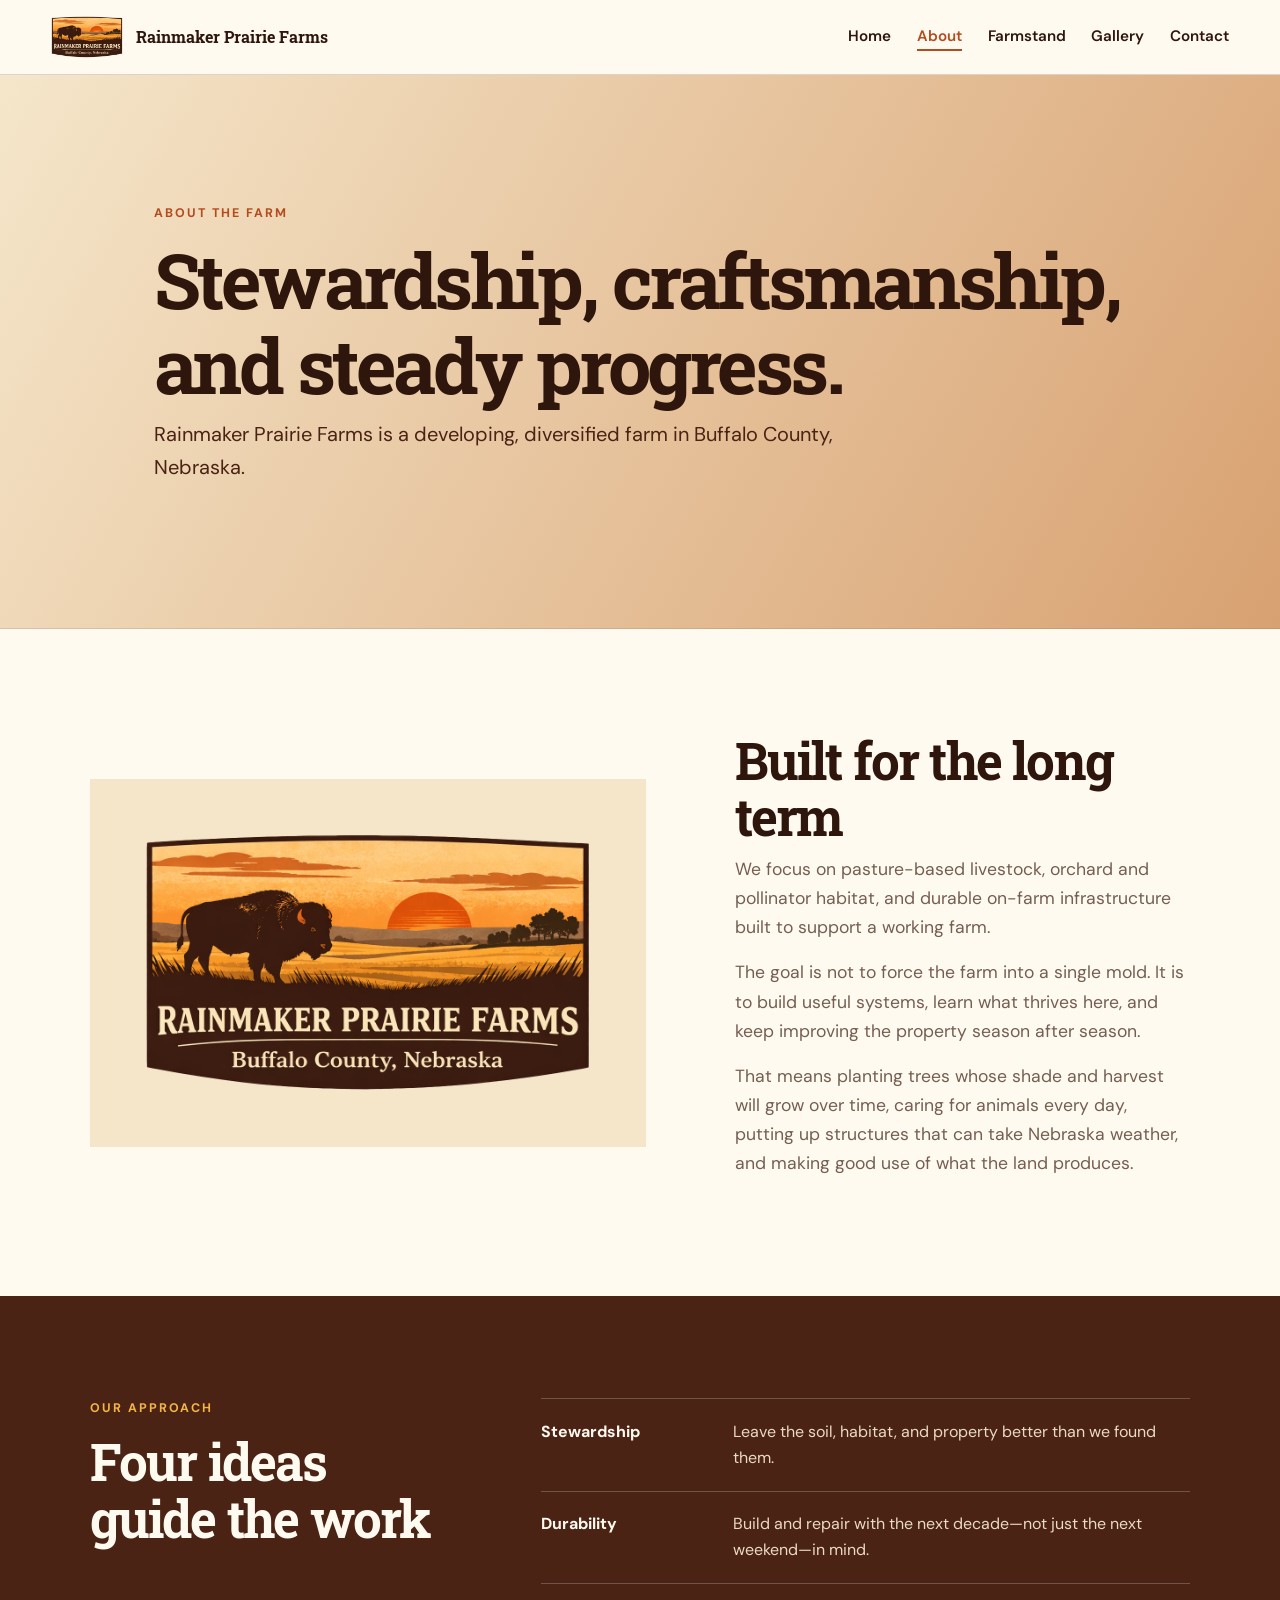
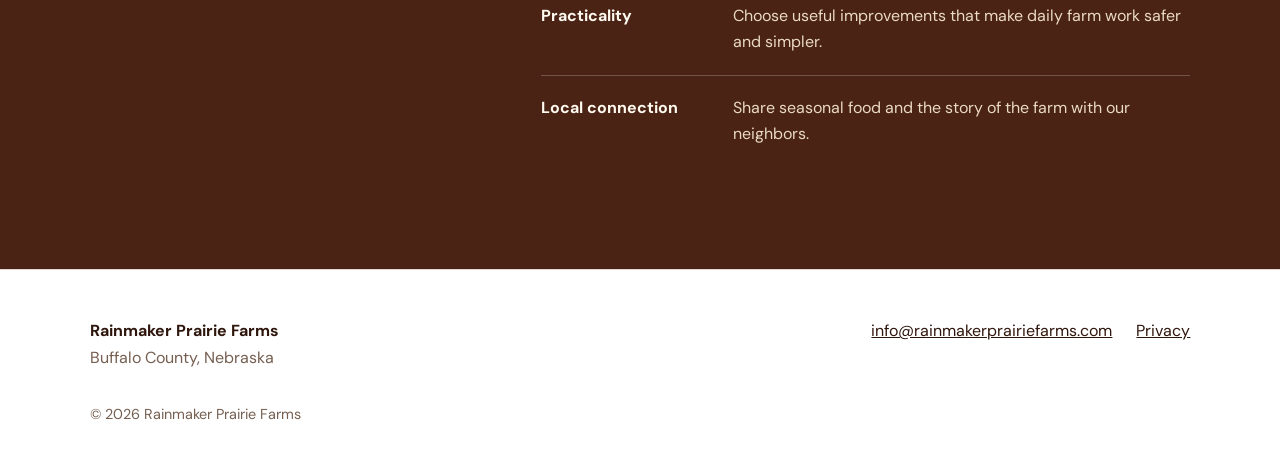
<file: about.html>
<!doctype html>
<html lang="en">
<head>
  <meta charset="utf-8"><meta name="viewport" content="width=device-width, initial-scale=1">
  <meta name="description" content="Learn about Rainmaker Prairie Farms and our approach to animals, orchard crops, infrastructure, and land stewardship in Buffalo County, Nebraska.">
  <title>About | Rainmaker Prairie Farms</title>
  <link rel="icon" type="image/svg+xml" href="assets/favicon.svg"><link rel="stylesheet" href="assets/styles.css">
</head>
<body>
  <a class="skip-link" href="#main">Skip to content</a>
  <header class="site-header"><a class="brand" href="index.html"><img src="assets/rainmaker-logo.png" alt="" width="72" height="43"><span>Rainmaker Prairie Farms</span></a><nav aria-label="Main navigation"><a href="index.html">Home</a><a aria-current="page" href="about.html">About</a><a href="farmstand.html">Farmstand</a><a href="gallery.html">Gallery</a><a href="contact.html">Contact</a></nav></header>
  <main id="main">
    <header class="page-hero"><p class="eyebrow">About the farm</p><h1>Stewardship, craftsmanship, and steady progress.</h1><p>Rainmaker Prairie Farms is a developing, diversified farm in Buffalo County, Nebraska.</p></header>
    <section class="story-grid section-pad">
      <div class="story-art"><img src="assets/rainmaker-logo.png" alt="Bison and prairie sunset artwork for Rainmaker Prairie Farms" width="1032" height="604"></div>
      <div class="prose"><h2>Built for the long term</h2><p>We focus on pasture-based livestock, orchard and pollinator habitat, and durable on-farm infrastructure built to support a working farm.</p><p>The goal is not to force the farm into a single mold. It is to build useful systems, learn what thrives here, and keep improving the property season after season.</p><p>That means planting trees whose shade and harvest will grow over time, caring for animals every day, putting up structures that can take Nebraska weather, and making good use of what the land produces.</p></div>
    </section>
    <section class="values section-pad"><div><p class="eyebrow">Our approach</p><h2>Four ideas guide the work</h2></div><ul class="value-list"><li><strong>Stewardship</strong><span>Leave the soil, habitat, and property better than we found them.</span></li><li><strong>Durability</strong><span>Build and repair with the next decade—not just the next weekend—in mind.</span></li><li><strong>Practicality</strong><span>Choose useful improvements that make daily farm work safer and simpler.</span></li><li><strong>Local connection</strong><span>Share seasonal food and the story of the farm with our neighbors.</span></li></ul></section>
  </main>
  <footer class="site-footer"><div><strong>Rainmaker Prairie Farms</strong><span>Buffalo County, Nebraska</span></div><div class="footer-links"><a href="mailto:info@rainmakerprairiefarms.com">info@rainmakerprairiefarms.com</a><a href="privacy.html">Privacy</a></div><p>© 2026 Rainmaker Prairie Farms</p></footer>
</body></html>
</file>
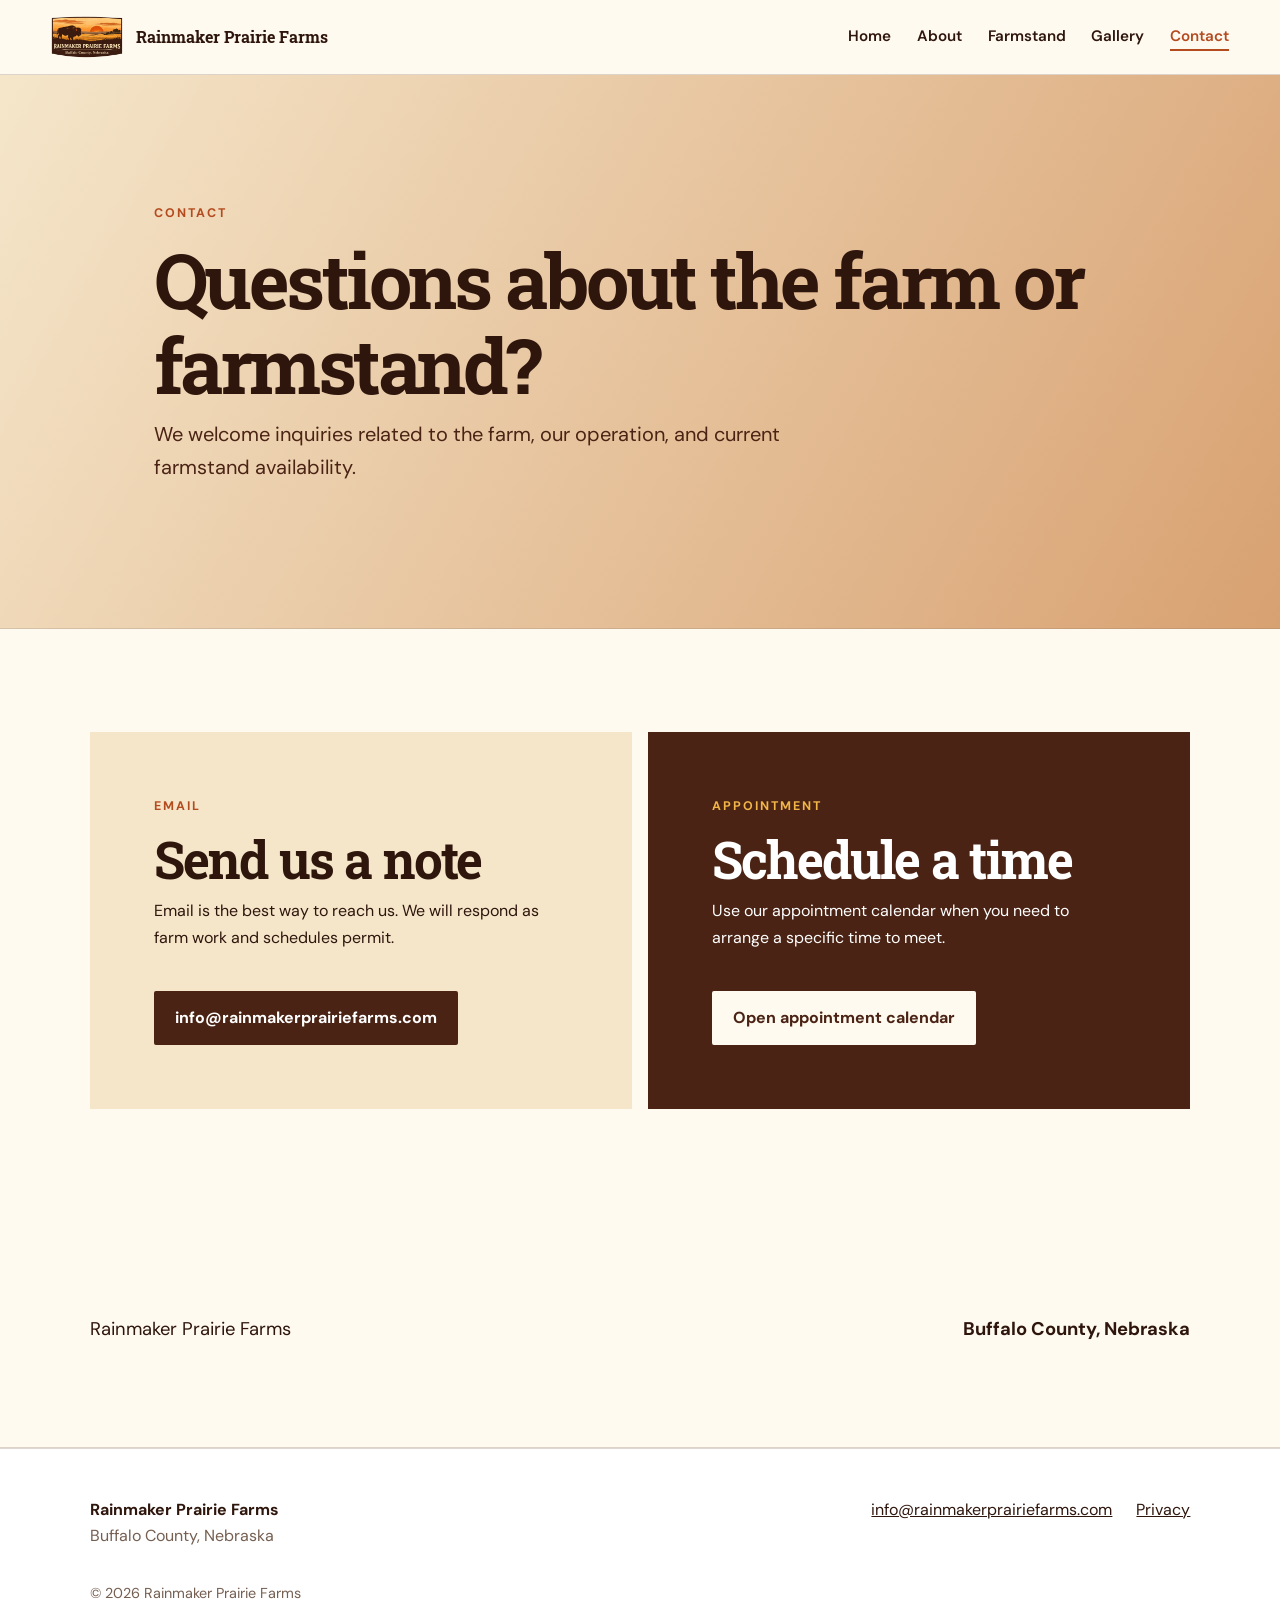
<file: contact.html>
<!doctype html>
<html lang="en">
<head>
  <meta charset="utf-8"><meta name="viewport" content="width=device-width, initial-scale=1">
  <meta name="description" content="Contact Rainmaker Prairie Farms in Buffalo County, Nebraska.">
  <title>Contact | Rainmaker Prairie Farms</title>
  <link rel="icon" type="image/svg+xml" href="assets/favicon.svg"><link rel="stylesheet" href="assets/styles.css">
</head>
<body>
  <a class="skip-link" href="#main">Skip to content</a>
  <header class="site-header"><a class="brand" href="index.html"><img src="assets/rainmaker-logo.png" alt="" width="72" height="43"><span>Rainmaker Prairie Farms</span></a><nav aria-label="Main navigation"><a href="index.html">Home</a><a href="about.html">About</a><a href="farmstand.html">Farmstand</a><a href="gallery.html">Gallery</a><a aria-current="page" href="contact.html">Contact</a></nav></header>
  <main id="main">
    <header class="page-hero"><p class="eyebrow">Contact</p><h1>Questions about the farm or farmstand?</h1><p>We welcome inquiries related to the farm, our operation, and current farmstand availability.</p></header>
    <section class="contact-grid section-pad">
      <article class="contact-card"><p class="eyebrow">Email</p><h2>Send us a note</h2><p>Email is the best way to reach us. We will respond as farm work and schedules permit.</p><a class="button" href="mailto:info@rainmakerprairiefarms.com">info@rainmakerprairiefarms.com</a></article>
      <article class="contact-card contact-card-dark"><p class="eyebrow">Appointment</p><h2>Schedule a time</h2><p>Use our appointment calendar when you need to arrange a specific time to meet.</p><a class="button button-light" href="https://calendar.app.google/wttLa4Bgiteae4MZ9">Open appointment calendar</a></article>
    </section>
    <section class="location-line section-pad"><span>Rainmaker Prairie Farms</span><strong>Buffalo County, Nebraska</strong></section>
  </main>
  <footer class="site-footer"><div><strong>Rainmaker Prairie Farms</strong><span>Buffalo County, Nebraska</span></div><div class="footer-links"><a href="mailto:info@rainmakerprairiefarms.com">info@rainmakerprairiefarms.com</a><a href="privacy.html">Privacy</a></div><p>© 2026 Rainmaker Prairie Farms</p></footer>
</body></html>
</file>
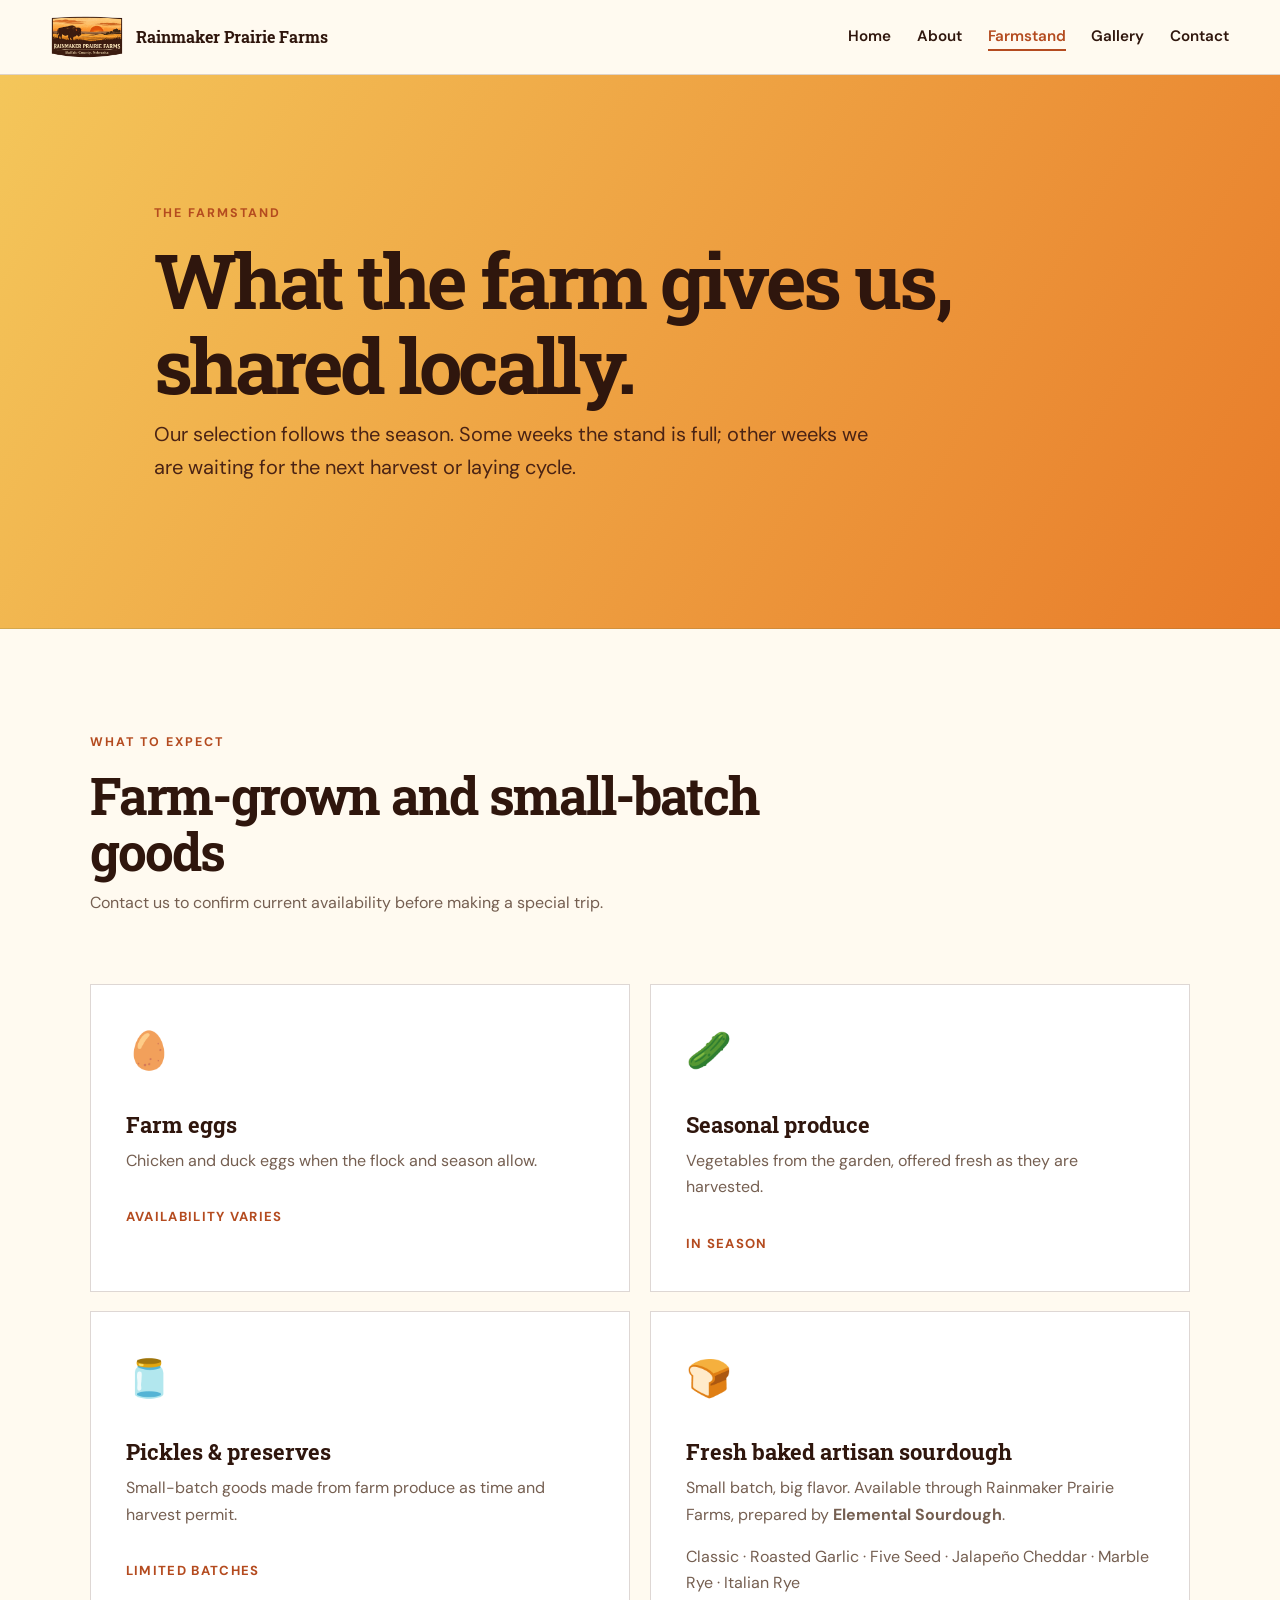
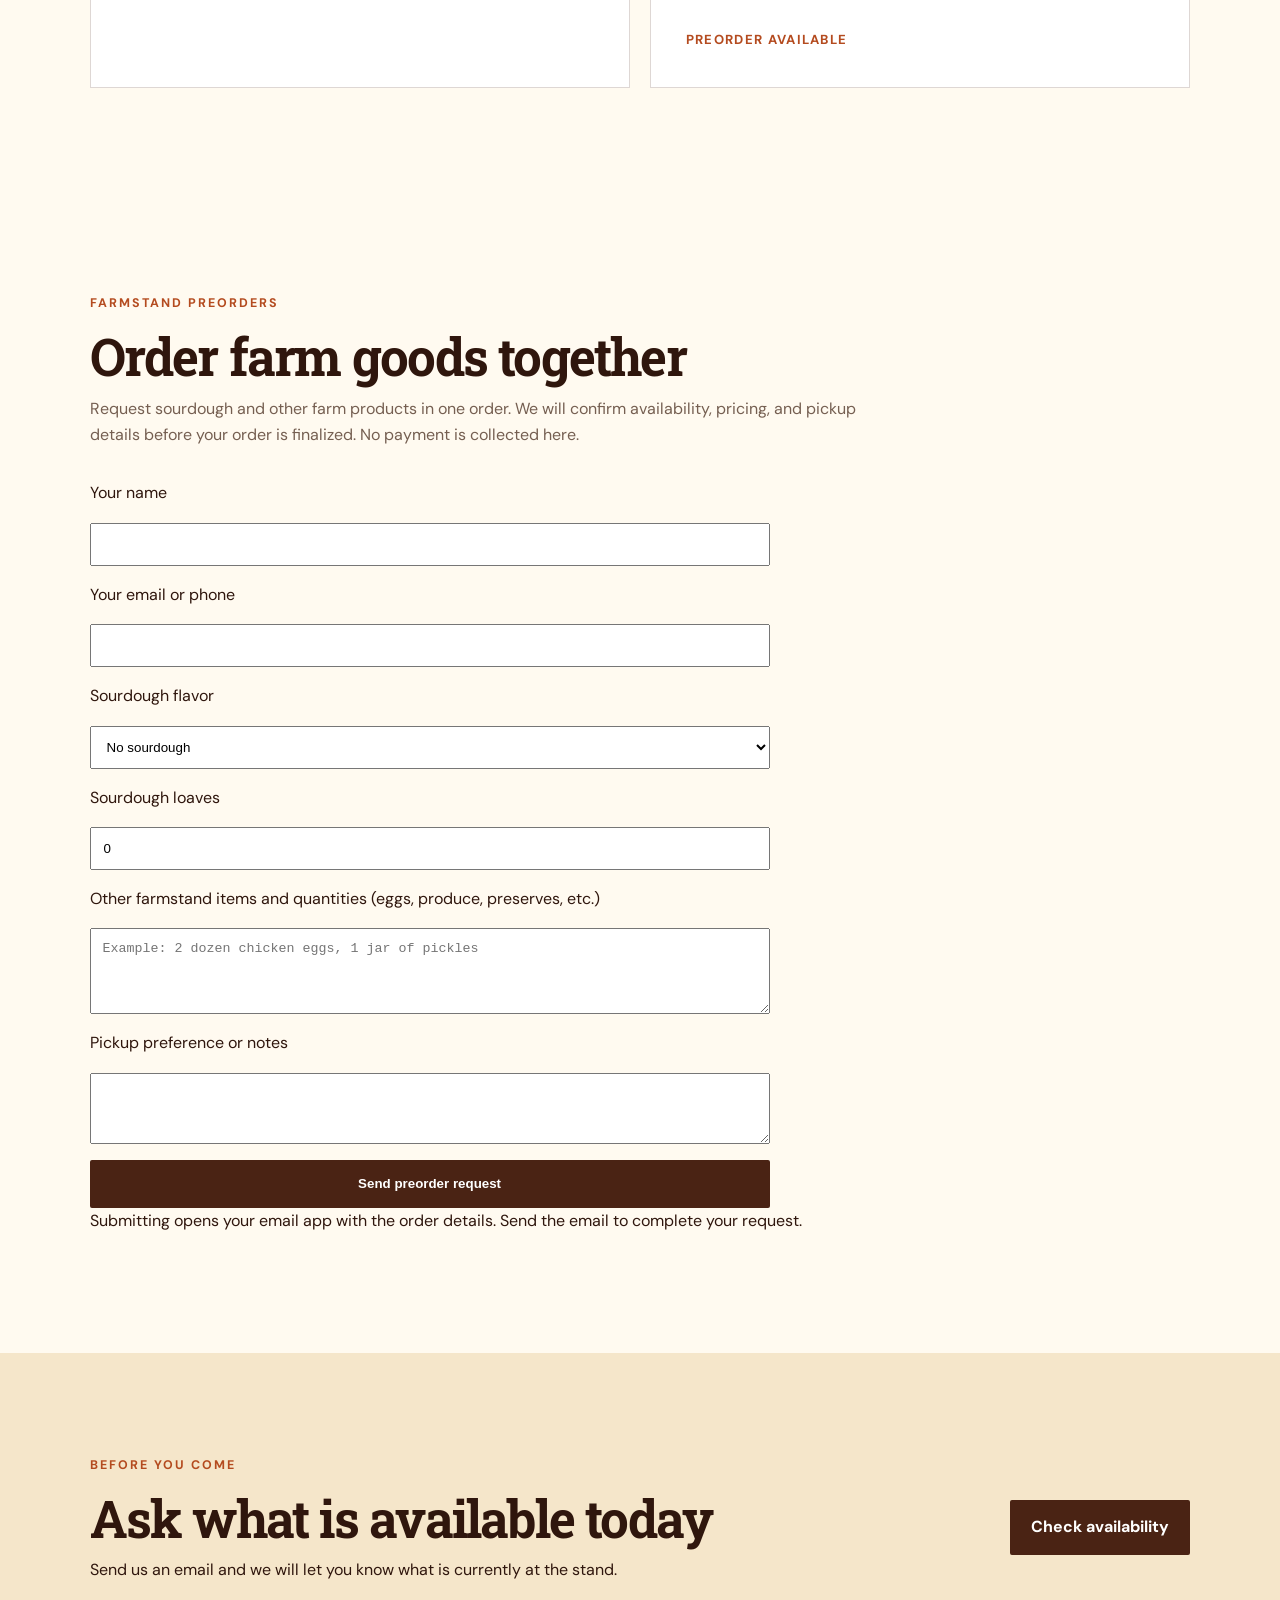
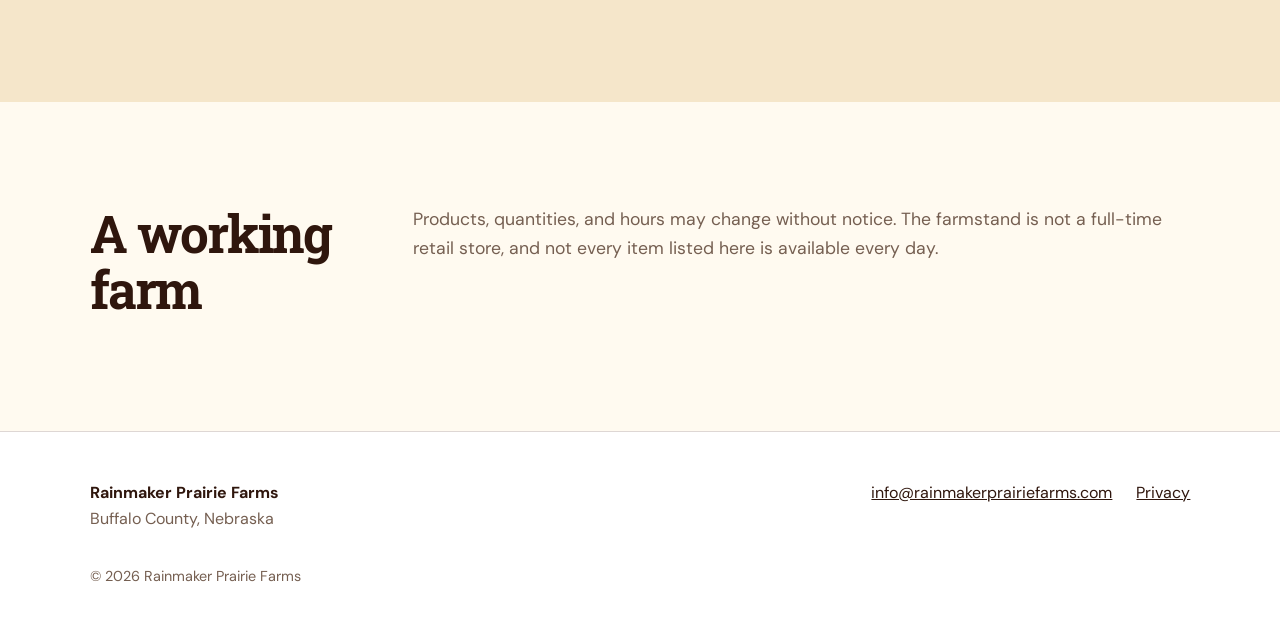
<file: farmstand.html>
<!doctype html>
<html lang="en">
<head>
  <meta charset="utf-8"><meta name="viewport" content="width=device-width, initial-scale=1">
  <meta name="description" content="Seasonal eggs, vegetables, pickles, sourdough by request, and other goods from the Rainmaker Prairie Farms farmstand in Buffalo County, Nebraska.">
  <title>Farmstand | Rainmaker Prairie Farms</title>
  <link rel="icon" type="image/svg+xml" href="assets/favicon.svg"><link rel="stylesheet" href="assets/styles.css">
</head>
<body>
  <a class="skip-link" href="#main">Skip to content</a>
  <header class="site-header"><a class="brand" href="index.html"><img src="assets/rainmaker-logo.png" alt="" width="72" height="43"><span>Rainmaker Prairie Farms</span></a><nav aria-label="Main navigation"><a href="index.html">Home</a><a href="about.html">About</a><a aria-current="page" href="farmstand.html">Farmstand</a><a href="gallery.html">Gallery</a><a href="contact.html">Contact</a></nav></header>
  <main id="main">
    <header class="page-hero page-hero-stand"><p class="eyebrow">The farmstand</p><h1>What the farm gives us, shared locally.</h1><p>Our selection follows the season. Some weeks the stand is full; other weeks we are waiting for the next harvest or laying cycle.</p></header>
    <section class="stand-grid section-pad" aria-labelledby="stand-heading">
      <div class="section-heading"><p class="eyebrow">What to expect</p><h2 id="stand-heading">Farm-grown and small-batch goods</h2><p>Contact us to confirm current availability before making a special trip.</p></div>
      <article class="product-card"><span class="product-icon" aria-hidden="true">🥚</span><h3>Farm eggs</h3><p>Chicken and duck eggs when the flock and season allow.</p><span class="season-tag">Availability varies</span></article>
      <article class="product-card"><span class="product-icon" aria-hidden="true">🥒</span><h3>Seasonal produce</h3><p>Vegetables from the garden, offered fresh as they are harvested.</p><span class="season-tag">In season</span></article>
      <article class="product-card"><span class="product-icon" aria-hidden="true">🫙</span><h3>Pickles & preserves</h3><p>Small-batch goods made from farm produce as time and harvest permit.</p><span class="season-tag">Limited batches</span></article>
      <article class="product-card"><span class="product-icon" aria-hidden="true">🍞</span><h3>Fresh baked artisan sourdough</h3><p>Small batch, big flavor. Available through Rainmaker Prairie Farms, prepared by <strong>Elemental Sourdough</strong>.</p><p>Classic · Roasted Garlic · Five Seed · Jalapeño Cheddar · Marble Rye · Italian Rye</p><span class="season-tag">Preorder available</span></article>
    </section>
    <section class="section-pad" aria-labelledby="order-heading">
      <div class="section-heading"><p class="eyebrow">Farmstand preorders</p><h2 id="order-heading">Order farm goods together</h2><p>Request sourdough and other farm products in one order. We will confirm availability, pricing, and pickup details before your order is finalized. No payment is collected here.</p></div>
      <form id="farm-order" style="max-width:680px;display:grid;gap:1rem">
        <label for="customer-name">Your name</label><input id="customer-name" required autocomplete="name" style="padding:.75rem">
        <label for="customer-email">Your email or phone</label><input id="customer-email" required style="padding:.75rem">
        <label for="bread-flavor">Sourdough flavor</label><select id="bread-flavor" style="padding:.75rem"><option value="">No sourdough</option><option>Classic</option><option>Roasted Garlic</option><option>Five Seed</option><option>Jalapeño Cheddar</option><option>Marble Rye</option><option>Italian Rye</option></select>
        <label for="bread-qty">Sourdough loaves</label><input id="bread-qty" type="number" min="0" max="99" value="0" style="padding:.75rem">
        <label for="other-items">Other farmstand items and quantities (eggs, produce, preserves, etc.)</label><textarea id="other-items" rows="4" style="padding:.75rem" placeholder="Example: 2 dozen chicken eggs, 1 jar of pickles"></textarea>
        <label for="order-notes">Pickup preference or notes</label><textarea id="order-notes" rows="3" style="padding:.75rem"></textarea>
        <button class="button" type="submit" style="cursor:pointer">Send preorder request</button>
      </form>
      <p id="order-help" role="status">Submitting opens your email app with the order details. Send the email to complete your request.</p>
    </section>
    <script>
    document.getElementById('farm-order').addEventListener('submit', function(event) {
      event.preventDefault();
      const v = id => document.getElementById(id).value.trim();
      const flavor = v('bread-flavor'), qty = Number(v('bread-qty'));
      if ((flavor && qty < 1) || (!flavor && qty > 0)) { document.getElementById('order-help').textContent = 'Choose a sourdough flavor and a quantity of at least one, or select no sourdough and zero loaves.'; return; }
      if (!qty && !v('other-items')) { document.getElementById('order-help').textContent = 'Please select at least one item.'; return; }
      const body = ['Farmstand preorder request', 'Name: '+v('customer-name'), 'Contact: '+v('customer-email'), 'Sourdough: '+(qty ? qty+' loaf(es) of '+flavor+' (prepared by Elemental Sourdough)' : 'None'), 'Other items: '+(v('other-items')||'None'), 'Pickup/notes: '+(v('order-notes')||'None'), '', 'Please confirm availability, prices, and pickup arrangements.'].join('\n');
      window.location.href = 'mailto:info@rainmakerprairiefarms.com?subject='+encodeURIComponent('Farmstand preorder request')+'&body='+encodeURIComponent(body);
      document.getElementById('order-help').textContent = 'Your email app should open with the preorder request. Please send it to submit your request.';
    });
    </script>
    <section class="visit-panel section-pad"><div><p class="eyebrow">Before you come</p><h2>Ask what is available today</h2><p>Send us an email and we will let you know what is currently at the stand.</p></div><a class="button" href="mailto:info@rainmakerprairiefarms.com?subject=Farmstand%20availability">Check availability</a></section>
    <section class="note section-pad"><h2>A working farm</h2><p>Products, quantities, and hours may change without notice. The farmstand is not a full-time retail store, and not every item listed here is available every day.</p></section>
  </main>
  <footer class="site-footer"><div><strong>Rainmaker Prairie Farms</strong><span>Buffalo County, Nebraska</span></div><div class="footer-links"><a href="mailto:info@rainmakerprairiefarms.com">info@rainmakerprairiefarms.com</a><a href="privacy.html">Privacy</a></div><p>© 2026 Rainmaker Prairie Farms</p></footer>
</body></html>
</file>
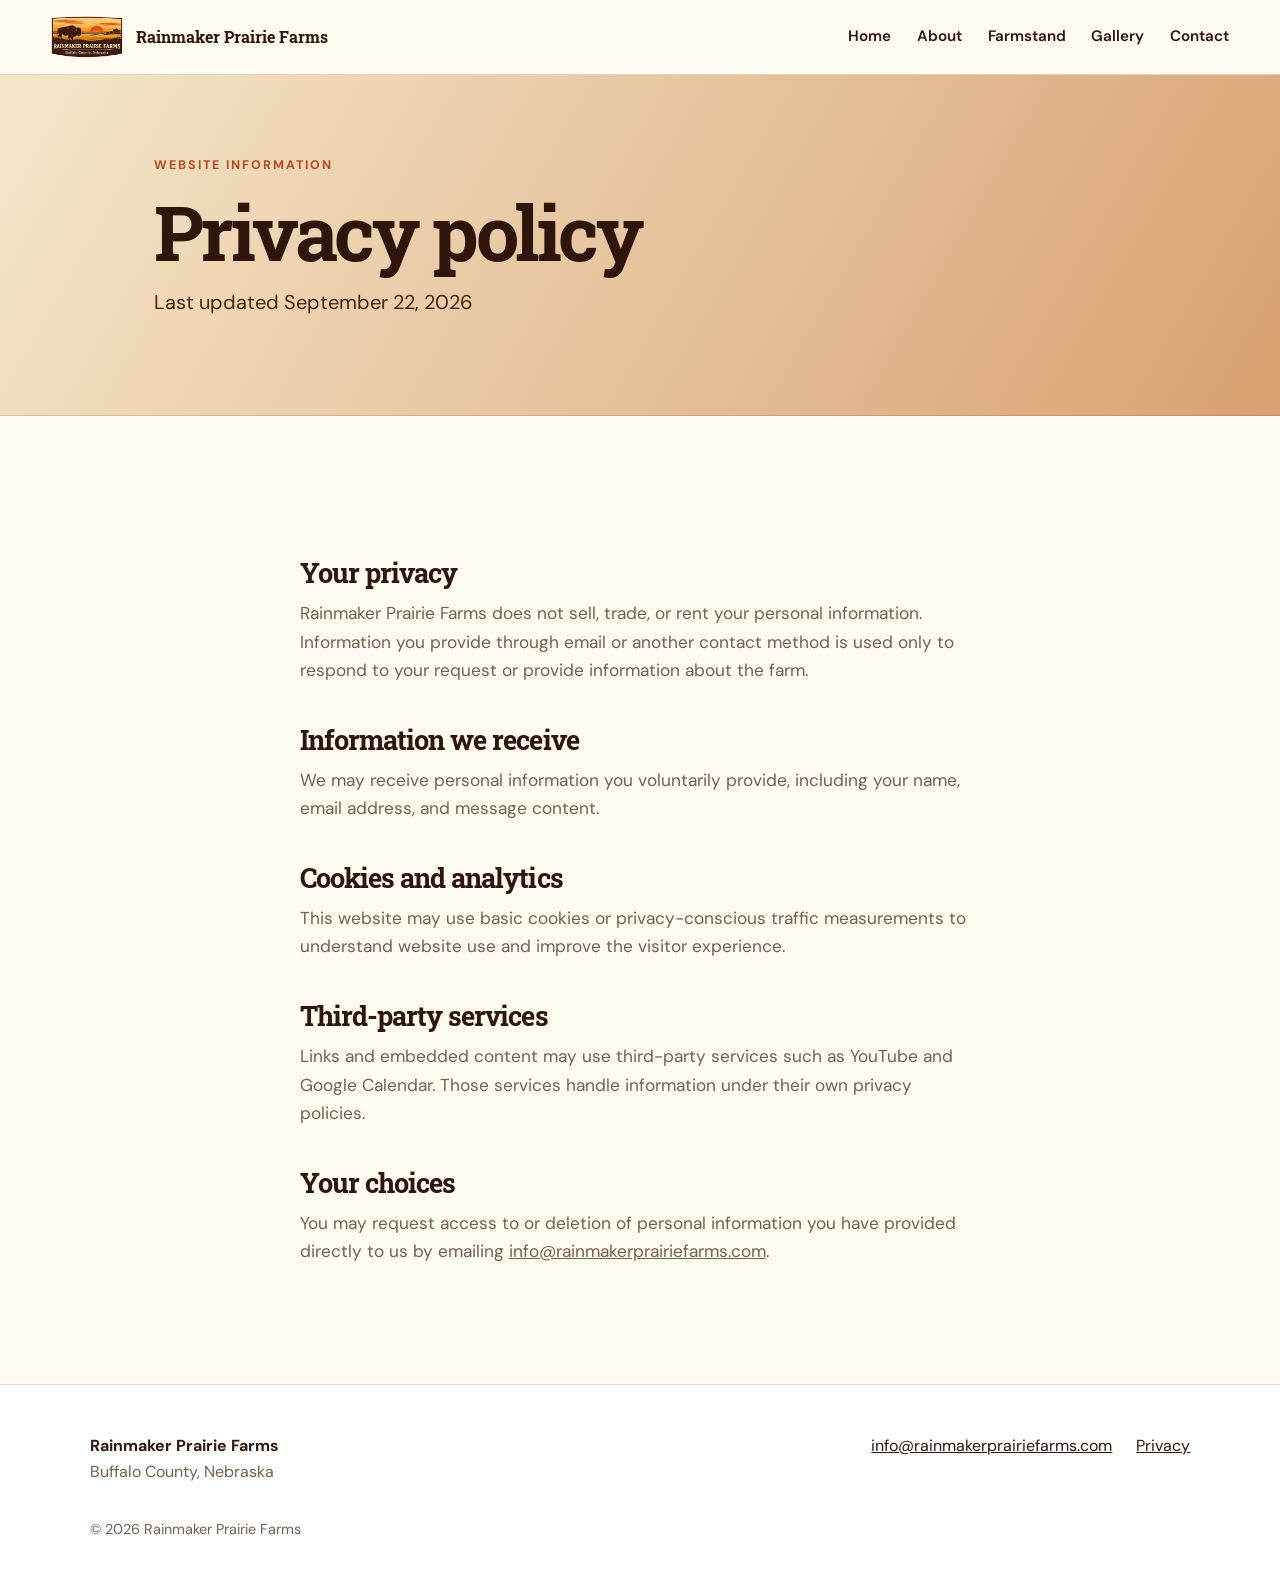
<file: privacy.html>
<!doctype html>
<html lang="en"><head><meta charset="utf-8"><meta name="viewport" content="width=device-width, initial-scale=1"><meta name="description" content="Privacy policy for Rainmaker Prairie Farms."><title>Privacy | Rainmaker Prairie Farms</title><link rel="icon" type="image/svg+xml" href="assets/favicon.svg"><link rel="stylesheet" href="assets/styles.css"></head>
<body><a class="skip-link" href="#main">Skip to content</a><header class="site-header"><a class="brand" href="index.html"><img src="assets/rainmaker-logo.png" alt="" width="72" height="43"><span>Rainmaker Prairie Farms</span></a><nav aria-label="Main navigation"><a href="index.html">Home</a><a href="about.html">About</a><a href="farmstand.html">Farmstand</a><a href="gallery.html">Gallery</a><a href="contact.html">Contact</a></nav></header>
<main id="main"><header class="page-hero compact"><p class="eyebrow">Website information</p><h1>Privacy policy</h1><p>Last updated September 22, 2026</p></header><article class="policy section-pad"><h2>Your privacy</h2><p>Rainmaker Prairie Farms does not sell, trade, or rent your personal information. Information you provide through email or another contact method is used only to respond to your request or provide information about the farm.</p><h2>Information we receive</h2><p>We may receive personal information you voluntarily provide, including your name, email address, and message content.</p><h2>Cookies and analytics</h2><p>This website may use basic cookies or privacy-conscious traffic measurements to understand website use and improve the visitor experience.</p><h2>Third-party services</h2><p>Links and embedded content may use third-party services such as YouTube and Google Calendar. Those services handle information under their own privacy policies.</p><h2>Your choices</h2><p>You may request access to or deletion of personal information you have provided directly to us by emailing <a href="mailto:info@rainmakerprairiefarms.com">info@rainmakerprairiefarms.com</a>.</p></article></main>
<footer class="site-footer"><div><strong>Rainmaker Prairie Farms</strong><span>Buffalo County, Nebraska</span></div><div class="footer-links"><a href="mailto:info@rainmakerprairiefarms.com">info@rainmakerprairiefarms.com</a><a aria-current="page" href="privacy.html">Privacy</a></div><p>© 2026 Rainmaker Prairie Farms</p></footer></body></html>
</file>
<file: assets/styles.css>
@import url('https://fonts.googleapis.com/css2?family=DM+Sans:wght@400;500;600;700&family=Roboto+Slab:wght@500;600;700&display=swap');

:root{--ink:#2f160d;--brown:#4a2314;--rust:#b44b1f;--orange:#ee872c;--gold:#f2b548;--sand:#f5e6ca;--paper:#fffaf0;--tan:#d8a171;--muted:#755f51;--line:rgba(74,35,20,.18);--serif:"Roboto Slab",Georgia,serif;--sans:"DM Sans",Arial,sans-serif}
*{box-sizing:border-box}
html{scroll-behavior:smooth}
body{margin:0;background:var(--paper);color:var(--ink);font-family:var(--sans);font-size:1rem;line-height:1.65}
img{display:block;max-width:100%;height:auto}
a{color:inherit}
h1,h2,h3{margin:0 0 .7rem;font-family:var(--serif);line-height:1.1}
h1{font-size:clamp(2.5rem,6vw,5.8rem);letter-spacing:-.045em}
h2{font-size:clamp(2rem,4vw,3.5rem);letter-spacing:-.035em}
h3{font-size:1.35rem}
p{margin:0 0 1rem}
.skip-link{position:fixed;left:1rem;top:-5rem;z-index:99;background:#fff;padding:.7rem 1rem;border-radius:.4rem}.skip-link:focus{top:1rem}
.site-header{display:flex;align-items:center;justify-content:space-between;gap:2rem;padding:1rem clamp(1rem,4vw,4rem);border-bottom:1px solid var(--line);background:rgba(255,250,240,.96);position:sticky;top:0;z-index:10;backdrop-filter:blur(12px)}
.brand{display:flex;align-items:center;gap:.8rem;text-decoration:none;font-family:var(--serif);font-weight:700;white-space:nowrap}.brand img{width:72px;border-radius:2px}
nav{display:flex;gap:clamp(.75rem,2vw,2rem);align-items:center}nav a{text-decoration:none;font-weight:600;font-size:.95rem;border-bottom:2px solid transparent}nav a:hover,nav a[aria-current=page]{color:var(--rust);border-color:var(--rust)}
.hero{display:grid;grid-template-columns:minmax(0,.8fr) minmax(420px,1.2fr);align-items:center;min-height:calc(100vh - 78px);overflow:hidden;background:linear-gradient(120deg,var(--paper) 0 54%,var(--sand) 54%);position:relative;isolation:isolate}
.hero-watermark{position:absolute;z-index:-1;width:min(70vw,960px);height:auto;right:-8%;bottom:-29%;opacity:.115;filter:sepia(1) saturate(.65) contrast(1.15);mix-blend-mode:multiply;pointer-events:none;user-select:none}
.hero-copy{padding:clamp(3rem,7vw,8rem) clamp(1.2rem,5vw,6rem);position:relative;z-index:1}.hero-copy>p:not(.eyebrow){max-width:42rem;font-size:1.18rem;color:var(--muted)}
.hero-art{padding:clamp(2rem,5vw,5rem);position:relative;z-index:1}.hero-art:before{content:"";position:absolute;inset:12% 5%;border-radius:50%;background:var(--gold);filter:blur(70px);opacity:.32}.hero-art img{position:relative;filter:drop-shadow(0 30px 30px rgba(47,22,13,.22));transform:rotate(1deg)}
.eyebrow{text-transform:uppercase;letter-spacing:.16em;font-weight:700;color:var(--rust);font-size:.78rem;margin-bottom:.9rem}
.button-row{display:flex;align-items:center;gap:1.4rem;flex-wrap:wrap;margin-top:2rem}.button{display:inline-flex;justify-content:center;align-items:center;min-height:48px;padding:.75rem 1.2rem;background:var(--brown);color:white;text-decoration:none;font-weight:700;border:2px solid var(--brown);border-radius:2px;transition:.2s ease}.button:hover{background:var(--rust);border-color:var(--rust);transform:translateY(-2px)}.button-light{background:var(--paper);color:var(--brown);border-color:var(--paper)}.button-light:hover{background:var(--gold);border-color:var(--gold);color:var(--ink)}.text-link{font-weight:700;text-decoration-thickness:2px;text-underline-offset:5px}
.section-pad{padding:clamp(4rem,8vw,8rem) clamp(1.2rem,7vw,8rem)}
.intro{display:grid;grid-template-columns:1fr 1fr;gap:clamp(2rem,8vw,9rem);align-items:end}.intro>p{font-size:clamp(1.2rem,2vw,1.55rem);color:var(--muted)}
.feature-grid{background:var(--sand);display:grid;grid-template-columns:repeat(3,1fr);gap:1px}.section-heading{grid-column:1/-1;max-width:48rem;margin-bottom:2rem}.section-heading>p:last-child{color:var(--muted)}
.feature-card{padding:2rem;border-top:1px solid var(--line);border-right:1px solid var(--line)}.feature-card:last-child{border-right:0}.feature-card p{color:var(--muted)}.feature-number{display:block;font-family:var(--serif);color:var(--rust);margin-bottom:3rem}
.farmstand-callout{display:flex;align-items:end;justify-content:space-between;gap:3rem;background:var(--brown);color:var(--paper)}.farmstand-callout>div{max-width:55rem}.farmstand-callout .eyebrow{color:var(--gold)}
.site-footer{padding:3rem clamp(1.2rem,7vw,8rem);display:grid;grid-template-columns:1fr auto;gap:2rem;border-top:1px solid var(--line);background:#fff}.site-footer div:first-child{display:flex;flex-direction:column}.site-footer span,.site-footer p{color:var(--muted)}.footer-links{display:flex;gap:1.5rem}.site-footer>p{grid-column:1/-1;margin:0;font-size:.9rem}
.page-hero{padding:clamp(5rem,10vw,10rem) clamp(1.2rem,12vw,13rem);background:linear-gradient(120deg,var(--sand),var(--tan));border-bottom:1px solid var(--line)}.page-hero h1{max-width:65rem}.page-hero>p:last-child{font-size:1.25rem;max-width:45rem;color:var(--brown)}.page-hero.compact{padding-top:5rem;padding-bottom:5rem}.page-hero-stand{background:linear-gradient(120deg,#f4c65a,#e87b29)}
.story-grid,.video-section{display:grid;grid-template-columns:1.1fr .9fr;gap:clamp(2rem,7vw,8rem);align-items:center}.story-art{background:var(--sand);padding:clamp(1rem,4vw,4rem)}.prose{max-width:44rem}.prose p{font-size:1.1rem;color:var(--muted)}
.values{display:grid;grid-template-columns:.7fr 1.3fr;gap:clamp(2rem,8vw,9rem);background:var(--brown);color:var(--paper)}.values .eyebrow{color:var(--gold)}.value-list{list-style:none;padding:0;margin:0}.value-list li{display:grid;grid-template-columns:10rem 1fr;gap:2rem;padding:1.2rem 0;border-top:1px solid rgba(255,255,255,.22)}.value-list span{color:#eadac4}
.stand-grid{display:grid;grid-template-columns:repeat(2,1fr);gap:1.2rem}.product-card{padding:2.2rem;background:#fff;border:1px solid var(--line);min-height:260px}.product-card p{color:var(--muted);max-width:34rem}.product-icon{display:block;font-size:2.3rem;margin-bottom:2rem}.season-tag{display:inline-block;margin-top:1rem;color:var(--rust);font-size:.82rem;font-weight:700;text-transform:uppercase;letter-spacing:.1em}
.visit-panel{display:flex;align-items:center;justify-content:space-between;gap:3rem;background:var(--sand)}.visit-panel>div{max-width:50rem}.note{display:grid;grid-template-columns:.5fr 1.5fr;gap:4rem}.note p{color:var(--muted);font-size:1.1rem}
.video-frame{position:relative;aspect-ratio:16/9;background:var(--brown);box-shadow:16px 16px 0 var(--gold)}.video-frame iframe{position:absolute;inset:0;width:100%;height:100%;border:0}
.contact-grid{display:grid;grid-template-columns:1fr 1fr;gap:1rem}.contact-card{padding:clamp(2rem,5vw,5rem);background:var(--sand)}.contact-card p{max-width:32rem}.contact-card .button{margin-top:1.5rem}.contact-card-dark{background:var(--brown);color:white}.contact-card-dark .eyebrow{color:var(--gold)}.location-line{display:flex;justify-content:space-between;border-bottom:1px solid var(--line);font-size:1.15rem}
.policy{max-width:860px;margin:auto}.policy h2{font-size:1.7rem;margin-top:2.5rem}.policy p{color:var(--muted);font-size:1.08rem}
.not-found{min-height:100vh;display:flex;flex-direction:column;align-items:center;justify-content:center;text-align:center;padding:2rem;background:var(--sand)}.not-found img{width:min(420px,85vw);margin-bottom:2rem}.not-found h1{font-size:clamp(2.5rem,6vw,4.5rem);max-width:15ch}.not-found p:not(.eyebrow){color:var(--muted)}.not-found .button{margin-top:1rem}
@media (max-width:900px){.site-header{align-items:flex-start;flex-direction:column;gap:.75rem}.site-header nav{width:100%;overflow-x:auto;padding-bottom:.25rem}.hero{grid-template-columns:1fr;background:linear-gradient(180deg,var(--paper) 0 48%,var(--sand) 48%);min-height:auto}.hero-watermark{width:125%;right:-52%;bottom:-8%;opacity:.08}.hero-copy{padding-bottom:3rem}.hero-art{padding-top:2rem}.intro,.story-grid,.values,.video-section{grid-template-columns:1fr}.feature-grid{grid-template-columns:1fr}.feature-card{border-right:0}.stand-grid,.contact-grid{grid-template-columns:1fr}.value-list li{grid-template-columns:1fr;gap:.2rem}.note{grid-template-columns:1fr;gap:1rem}}
@media (max-width:600px){.brand img{width:56px}.brand span{font-size:.94rem}.site-header{position:relative}.site-header nav{gap:1rem}.site-header nav a{font-size:.86rem}.farmstand-callout,.visit-panel,.location-line{align-items:flex-start;flex-direction:column}.site-footer{grid-template-columns:1fr}.footer-links{flex-direction:column;gap:.5rem}.site-footer>p{grid-column:auto}.page-hero{padding-top:4rem;padding-bottom:4rem}.button{width:100%}.text-link{display:inline-block}.contact-card .button{font-size:.87rem}.section-pad{padding-top:3.5rem;padding-bottom:3.5rem}}
@media (prefers-reduced-motion:reduce){html{scroll-behavior:auto}.button{transition:none}}
</file>
